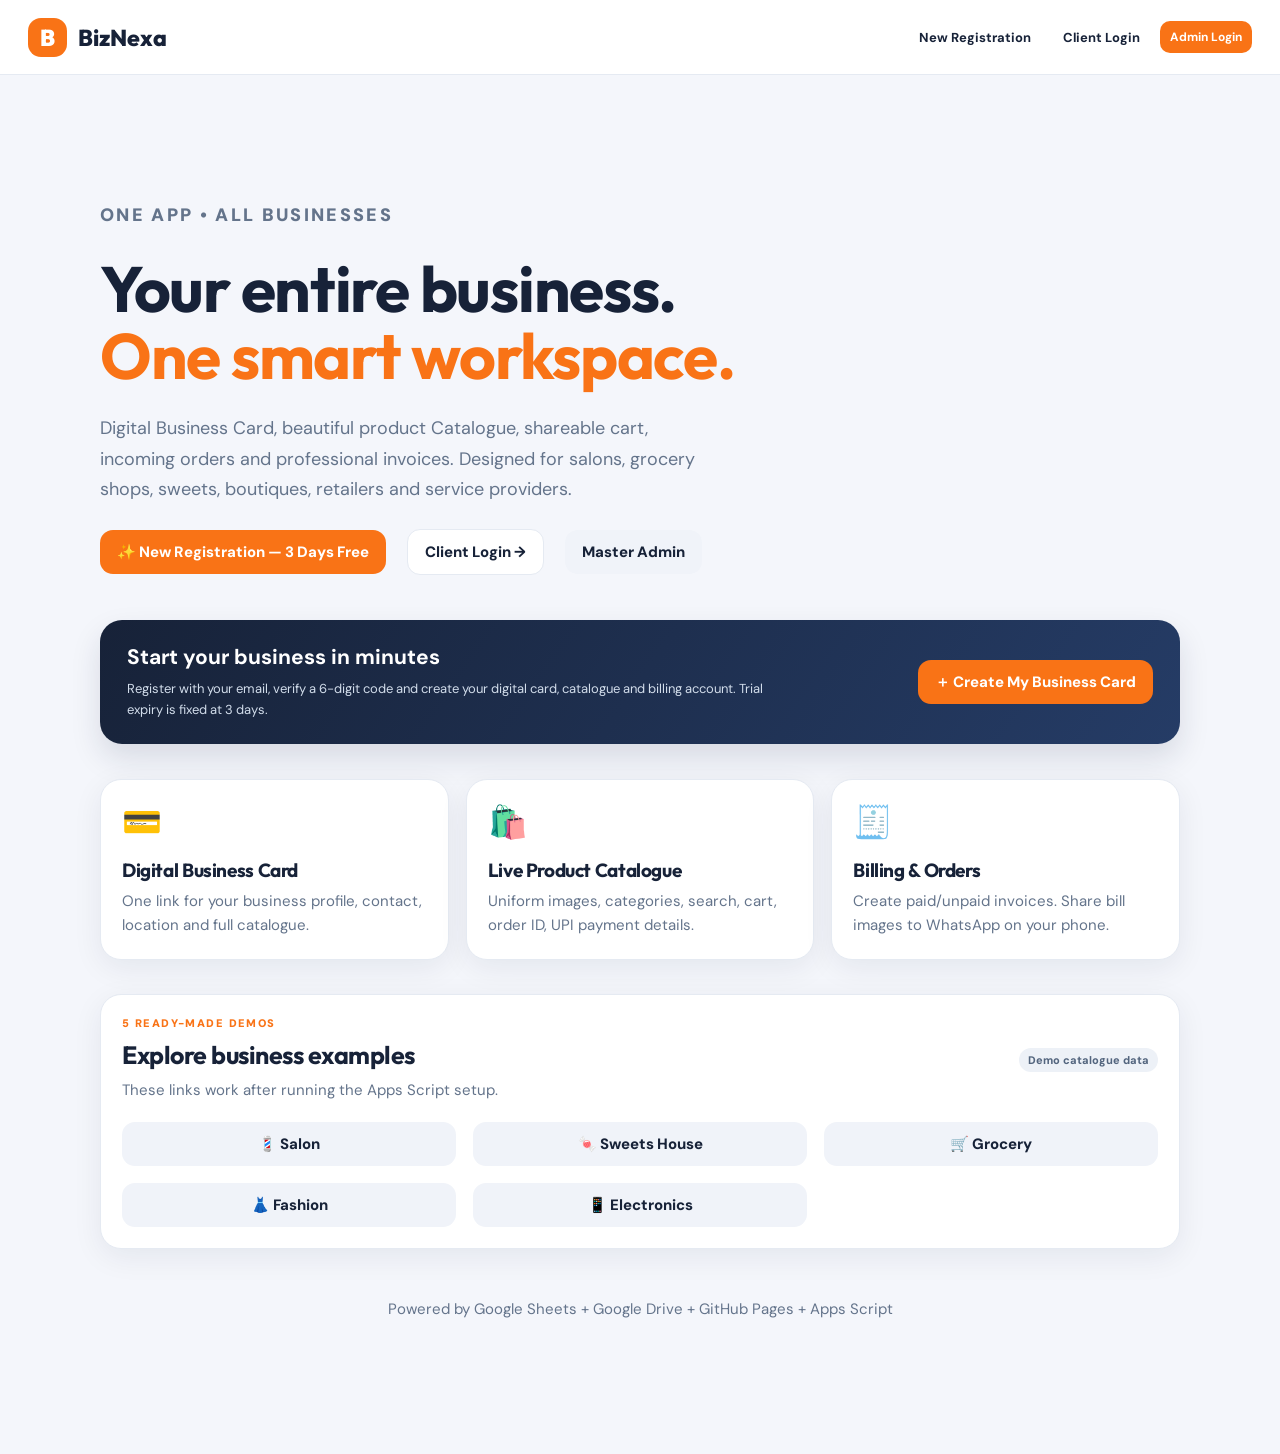
<file: index.html>
<!DOCTYPE html><html lang="en"><head><meta charset="UTF-8"><meta name="viewport" content="width=device-width,initial-scale=1,viewport-fit=cover"><meta name="theme-color" content="#f97316"><title>BizNexa — Business Card · Catalogue · Billing</title><link rel="icon" href="icon-192.png"><link rel="manifest" href="manifest.webmanifest"><link rel="stylesheet" href="style.css"></head><body>
<header class="topbar"><a href="index.html" class="brand"><span class="brandmark">B</span> BizNexa</a><div class="navlinks"><a href="register.html">New Registration</a><a href="login.html">Client Login</a><a href="admin.html" class="btn small" style="color:#fff">Admin Login</a></div></header>
<main class="container"><section class="hero"><p class="eyebrow">ONE APP • ALL BUSINESSES</p><h1>Your entire business.<br><span class="highlight">One smart workspace.</span></h1><p>Digital Business Card, beautiful product Catalogue, shareable cart, incoming orders and professional invoices. Designed for salons, grocery shops, sweets, boutiques, retailers and service providers.</p><div class="flex wrap"><a class="btn" href="register.html">✨ New Registration — 3 Days Free</a><a class="btn ghost" href="login.html">Client Login →</a><a class="btn secondary" href="admin.html">Master Admin</a></div></section>
<section class="trial-banner"><div><b>Start your business in minutes</b><p>Register with your email, verify a 6-digit code and create your digital card, catalogue and billing account. Trial expiry is fixed at 3 days.</p></div><a href="register.html" class="btn">＋ Create My Business Card</a></section>
<section class="grid3" style="margin:8px 0 34px"><div class="card"><div style="font-size:32px;margin-bottom:15px">💳</div><h3>Digital Business Card</h3><p class="subtitle">One link for your business profile, contact, location and full catalogue.</p></div><div class="card"><div style="font-size:32px;margin-bottom:15px">🛍️</div><h3>Live Product Catalogue</h3><p class="subtitle">Uniform images, categories, search, cart, order ID, UPI payment details.</p></div><div class="card"><div style="font-size:32px;margin-bottom:15px">🧾</div><h3>Billing & Orders</h3><p class="subtitle">Create paid/unpaid invoices. Share bill images to WhatsApp on your phone.</p></div></section>
<div class="card" style="margin-bottom:40px"><div class="between wrap"><div><div class="eyebrow">5 READY-MADE DEMOS</div><h2>Explore business examples</h2><p class="subtitle">These links work after running the Apps Script setup.</p></div><span class="pill">Demo catalogue data</span></div><div class="grid3" style="margin-top:19px"><a class="btn secondary" href="card.html?id=DC0001">💈 Salon</a><a class="btn secondary" href="card.html?id=DC0002">🍬 Sweets House</a><a class="btn secondary" href="card.html?id=DC0003">🛒 Grocery</a><a class="btn secondary" href="card.html?id=DC0004">👗 Fashion</a><a class="btn secondary" href="card.html?id=DC0005">📱 Electronics</a></div></div><p class="center muted" style="padding:10px 0 30px">Powered by Google Sheets + Google Drive + GitHub Pages + Apps Script</p></main>
<script src="config.js"></script><script src="shared.js"></script><script>BX.registerSW();</script></body></html>
</file>
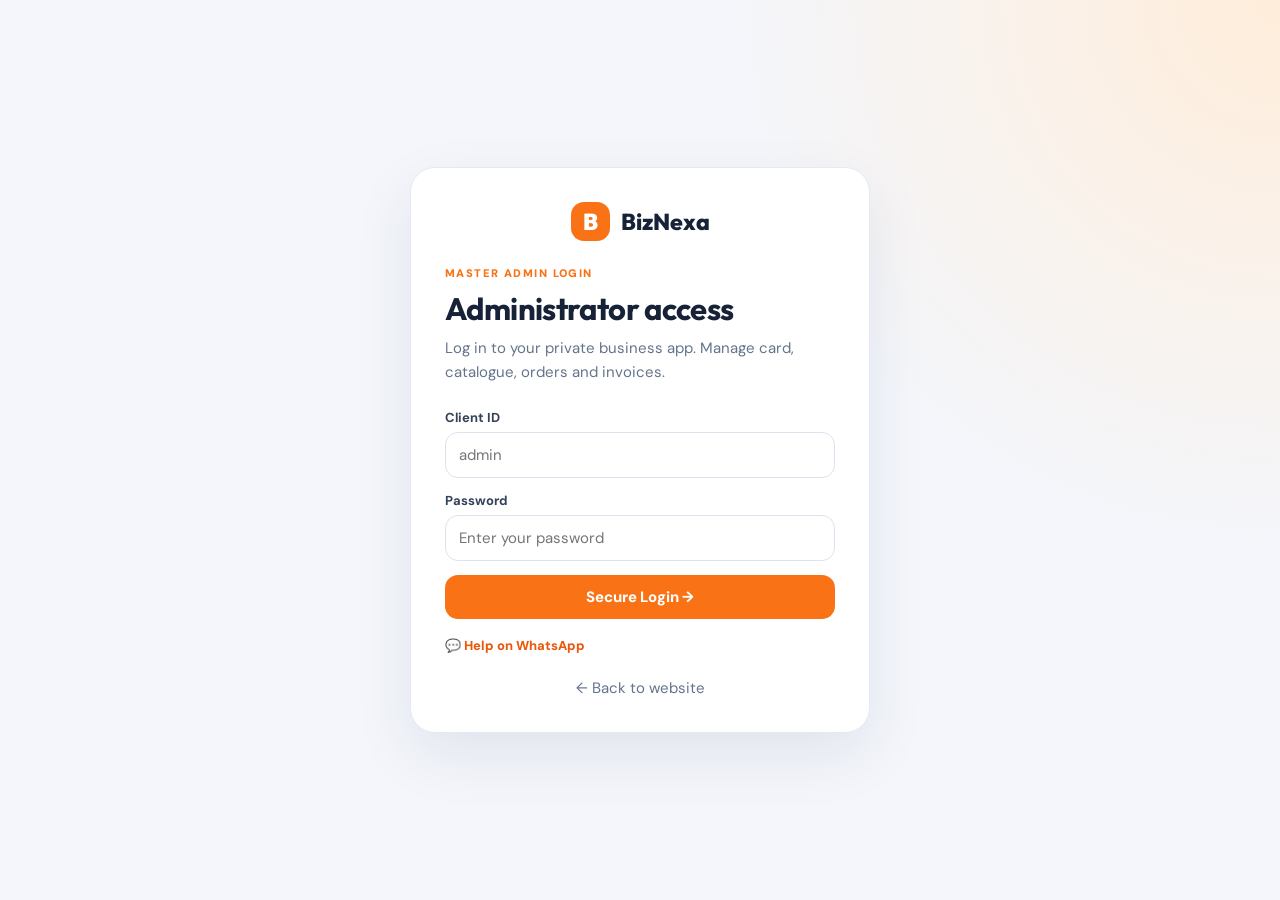
<file: admin.html>
<!DOCTYPE html><html lang="en"><head><meta charset="UTF-8"><meta name="viewport" content="width=device-width,initial-scale=1"><meta name="theme-color" content="#f97316"><title>Master Admin — BizNexa</title><link rel="manifest" href="manifest.webmanifest"><link rel="stylesheet" href="style.css"></head><body><header class="topbar"><a href="index.html" class="brand"><span class="brandmark">B</span> BizNexa <small class="muted">MASTER</small></a><nav class="navlinks"><a href="index.html" class="hide-mobile">Website</a><button id="signout" class="btn small ghost">Logout</button></nav></header><main class="container"><div class="page-title"><div><div class="eyebrow">MASTER ADMINISTRATOR</div><h1>Client Management</h1><p class="subtitle">Create, activate, renew and manage every business from your phone.</p></div><button id="create-client" class="btn">＋ New Client</button></div><section id="admin-main"><div class="loading"><div class="spinner"></div></div></section></main><script src="config.js"></script><script src="shared.js"></script><script src="admin.js"></script></body></html>
</file>
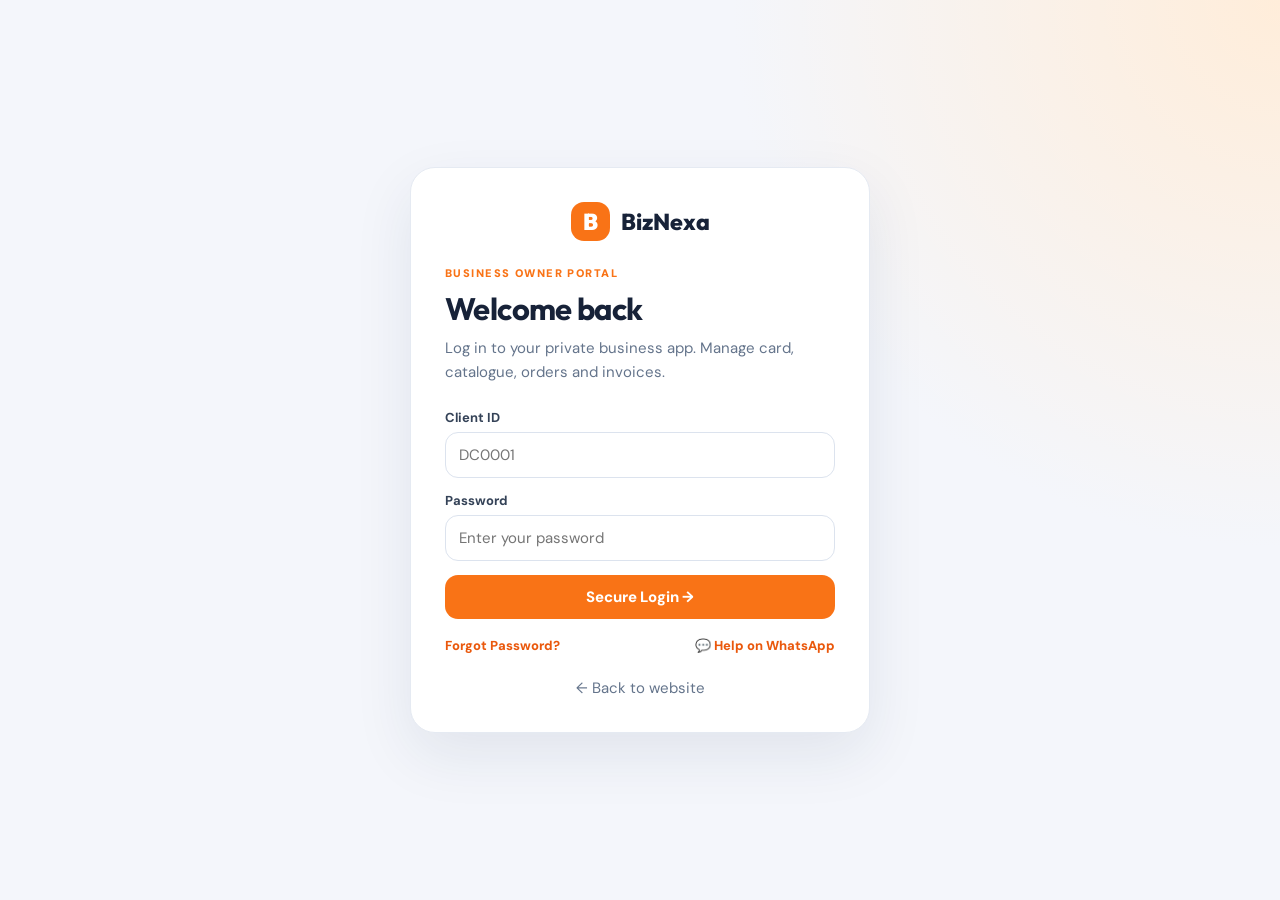
<file: app.html>
<!DOCTYPE html><html lang="en"><head><meta charset="UTF-8"><meta name="viewport" content="width=device-width,initial-scale=1,viewport-fit=cover"><meta name="theme-color" content="#f97316"><title>My Business — BizNexa</title><link rel="manifest" href="manifest.webmanifest"><link rel="stylesheet" href="style.css"></head><body><header class="topbar"><a href="index.html" class="brand"><span class="brandmark">B</span> BizNexa</a><div class="navlinks"><span class="pill" id="header-id">Client</span><button class="btn small ghost" id="logout">Logout</button></div></header><main class="container" style="max-width:1000px"><section id="client-root"><div class="loading"><div class="spinner"></div><p>Opening business workspace…</p></div></section></main><nav class="footnav" id="footnav"><button data-go="home"><span>🏠</span>Home</button><button data-go="business"><span>🏬</span>Business</button><button data-go="products"><span>🛍️</span>Catalogue</button><button data-go="billing"><span>🧾</span>Billing</button><button data-go="orders"><span>📥</span>Orders</button></nav><script src="config.js"></script><script src="shared.js"></script><script src="client.js"></script></body></html>
</file>
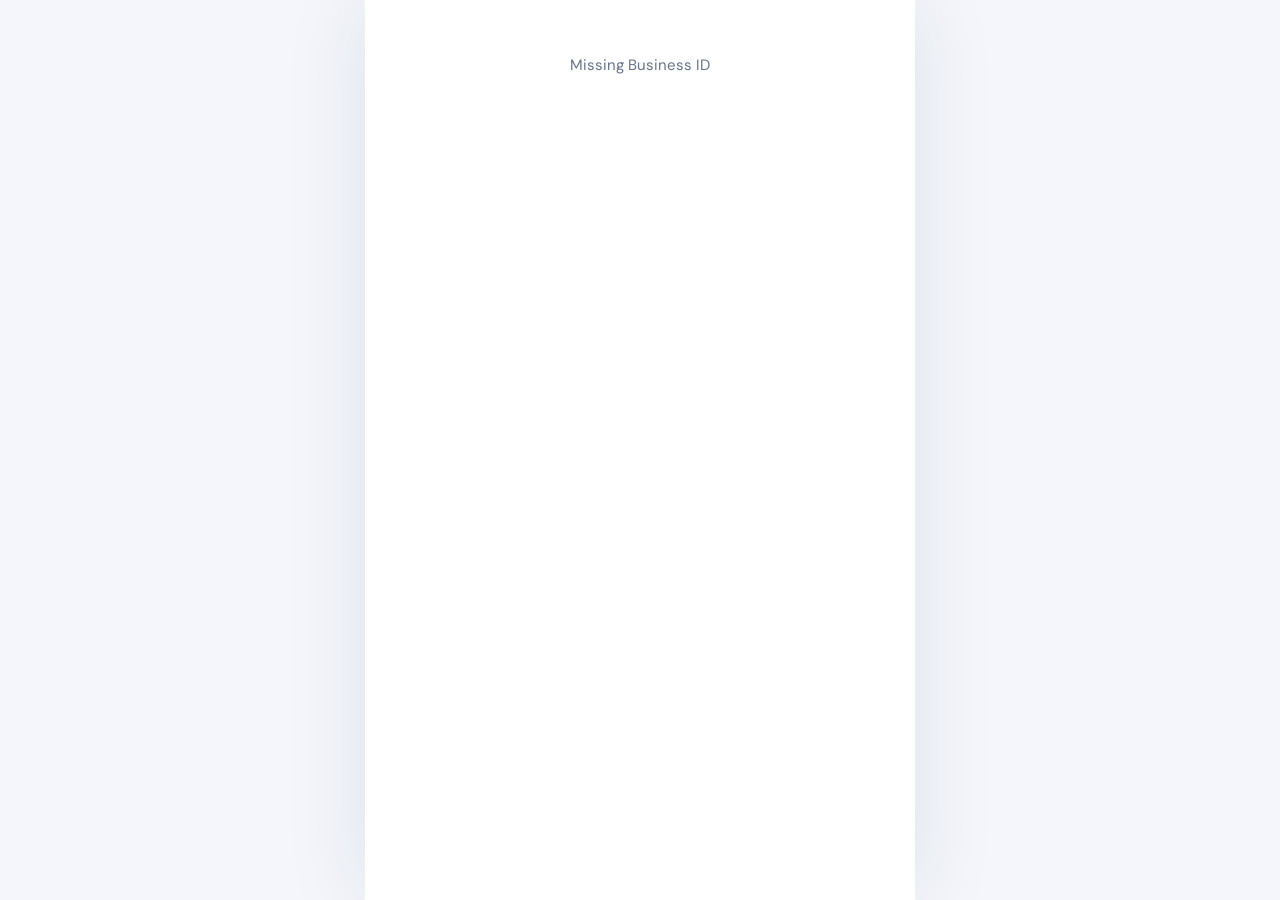
<file: card.html>
<!DOCTYPE html><html lang="en"><head><meta charset="UTF-8"><meta name="viewport" content="width=device-width,initial-scale=1,viewport-fit=cover"><meta name="theme-color" content="#f97316"><title>Digital Business Card — BizNexa</title><link rel="manifest" href="manifest.webmanifest"><link rel="stylesheet" href="style.css"></head><body><main class="business-shell" id="public-root"><div class="loading"><div class="spinner"></div></div></main><script src="config.js"></script><script src="shared.js"></script><script src="public.js"></script></body></html>
</file>
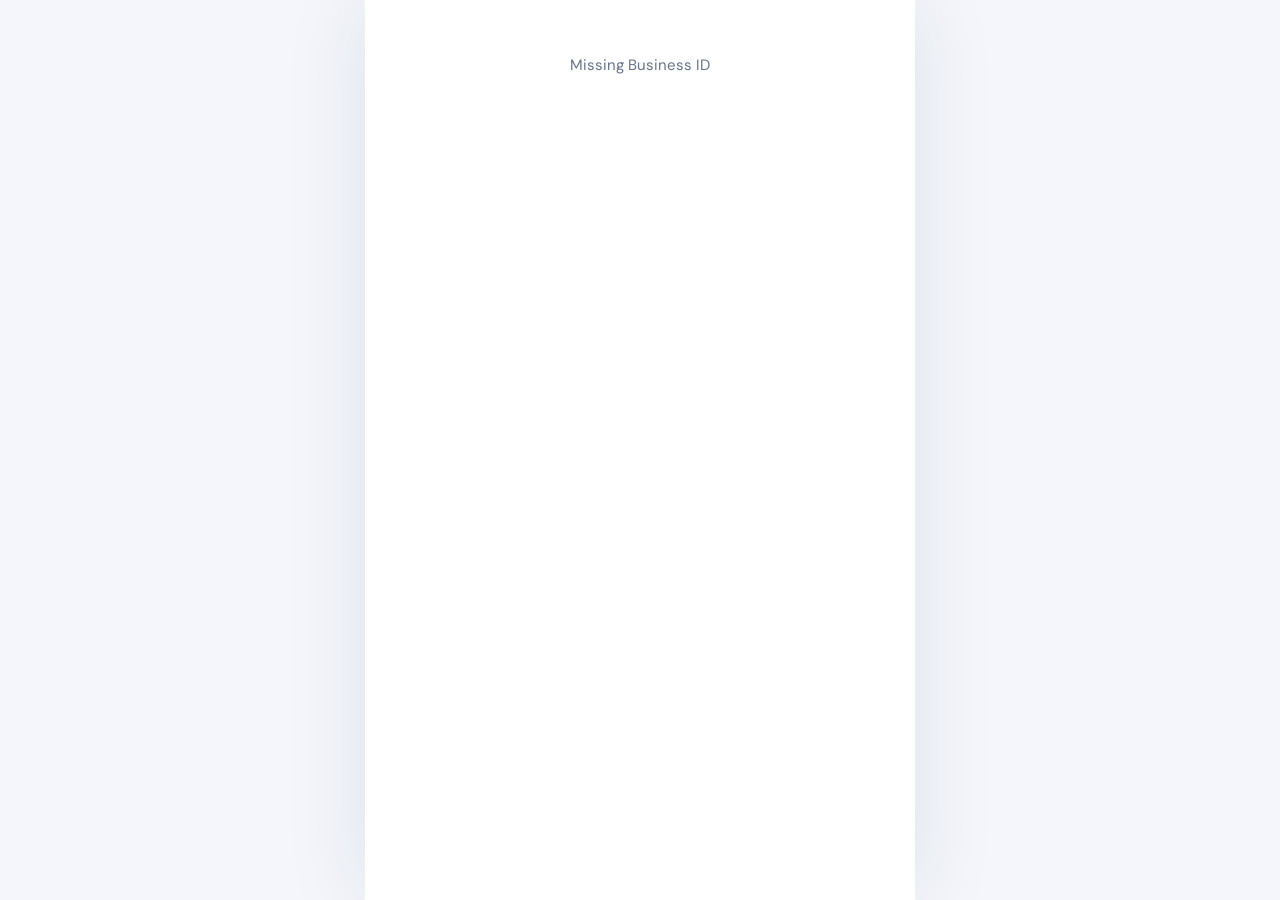
<file: catalog.html>
<!DOCTYPE html><html lang="en"><head><meta charset="UTF-8"><meta name="viewport" content="width=device-width,initial-scale=1,viewport-fit=cover"><meta name="theme-color" content="#f97316"><title>Product Catalogue — BizNexa</title><link rel="manifest" href="manifest.webmanifest"><link rel="stylesheet" href="style.css"></head><body><main class="business-shell" id="public-root"><div class="loading"><div class="spinner"></div></div></main><script src="config.js"></script><script src="shared.js"></script><script src="public.js"></script></body></html>
</file>
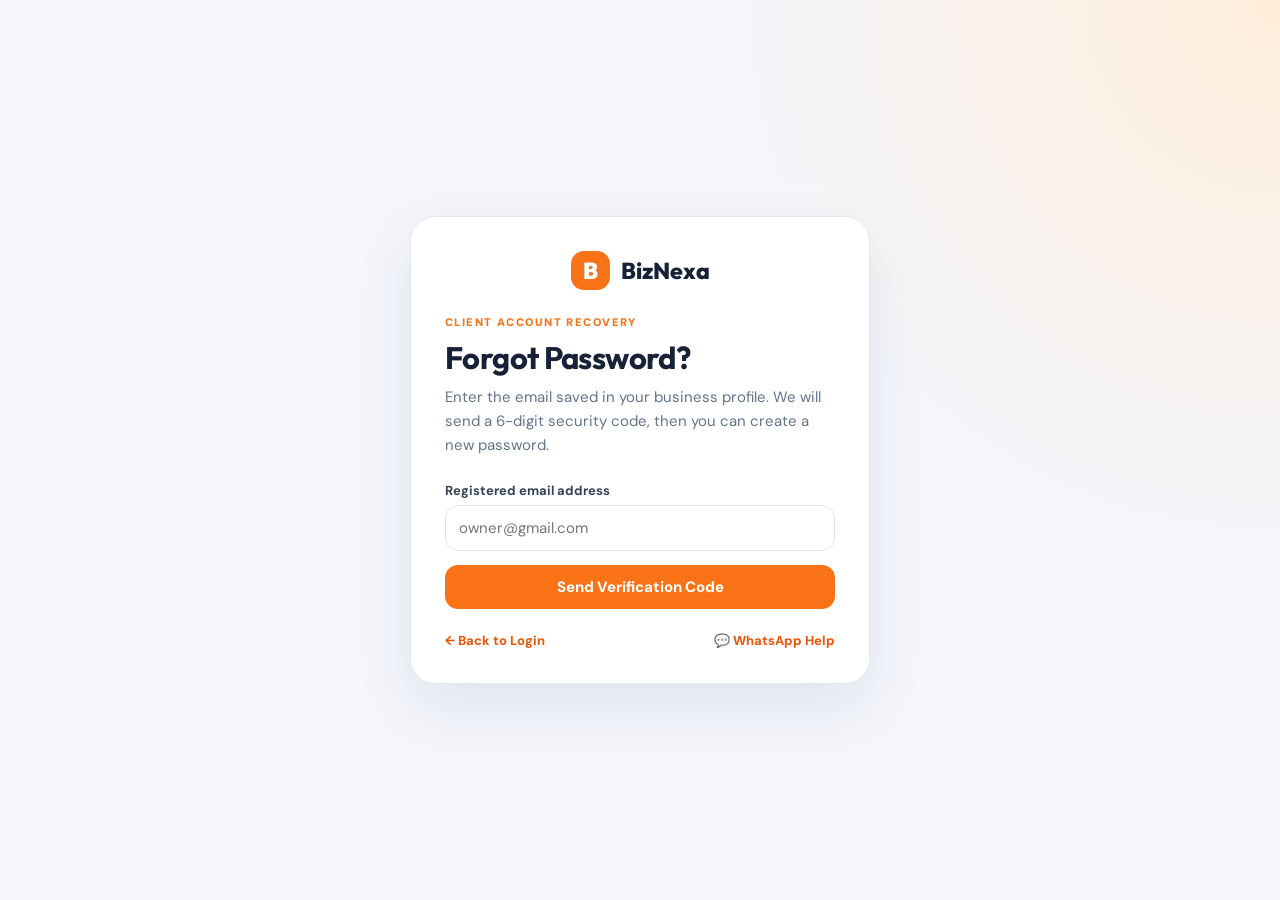
<file: forgot.html>
<!DOCTYPE html><html lang="en"><head><meta charset="UTF-8"><meta name="viewport" content="width=device-width,initial-scale=1,viewport-fit=cover"><meta name="theme-color" content="#f97316"><title>Forgot Password — BizNexa</title><link rel="stylesheet" href="style.css"></head><body class="login-bg"><main class="login-card"><a class="brand" href="index.html"><span class="brandmark">B</span> BizNexa</a><div class="eyebrow">CLIENT ACCOUNT RECOVERY</div><h1>Forgot Password?</h1><p>Enter the email saved in your business profile. We will send a 6-digit security code, then you can create a new password.</p>
<form id="request-reset-form"><div class="formfield"><label for="recovery-email">Registered email address</label><input id="recovery-email" type="email" required autocomplete="email" maxlength="120" placeholder="owner@gmail.com"></div><button class="btn wide" type="submit" id="send-reset-code">Send Verification Code</button></form>
<form id="finish-reset-form" class="hide"><p class="subtitle" style="margin-bottom:19px">Enter the code received at <b id="reset-email-display"></b> (valid for 10 minutes).</p><div class="formfield"><label for="recovery-code">6-digit verification code</label><input id="recovery-code" required inputmode="numeric" pattern="[0-9]{6}" maxlength="6" autocomplete="one-time-code" placeholder="000000"></div><div class="formfield"><label for="recovery-password">New Password</label><input id="recovery-password" required type="password" minlength="10" maxlength="100" autocomplete="new-password" placeholder="10+ characters, letters and numbers"></div><div class="formfield"><label for="recovery-confirm">Confirm New Password</label><input id="recovery-confirm" required type="password" minlength="10" maxlength="100" autocomplete="new-password" placeholder="Re-enter new password"></div><button class="btn wide" id="finish-reset-btn" type="submit">Verify Code &amp; Change Password</button><button id="reset-back" type="button" class="btn ghost wide" style="margin-top:12px">← Change Email / Request New Code</button></form>
<div id="reset-success" class="hide"><div class="success-icon">✓</div><h2>Password Changed</h2><p class="subtitle">Your password has been changed and existing sessions have been invalidated. Sign in with your Client ID and new password.</p><div class="credentials"><b>Client ID</b><strong id="recovered-id"></strong></div><div id="reset-warning" class="quick"></div><a class="btn wide" href="login.html" style="margin-top:18px" id="reset-login-link">Open Client Login →</a></div>
<div class="auth-options" style="margin-top:23px"><a href="login.html">← Back to Login</a><a href="https://wa.me/917705845045?text=Hello%2C%20I%20need%20help%20resetting%20my%20BizNexa%20password." target="_blank" rel="noopener noreferrer">💬 WhatsApp Help</a></div></main><script src="config.js"></script><script src="shared.js"></script><script src="forgot.js"></script></body></html>
</file>
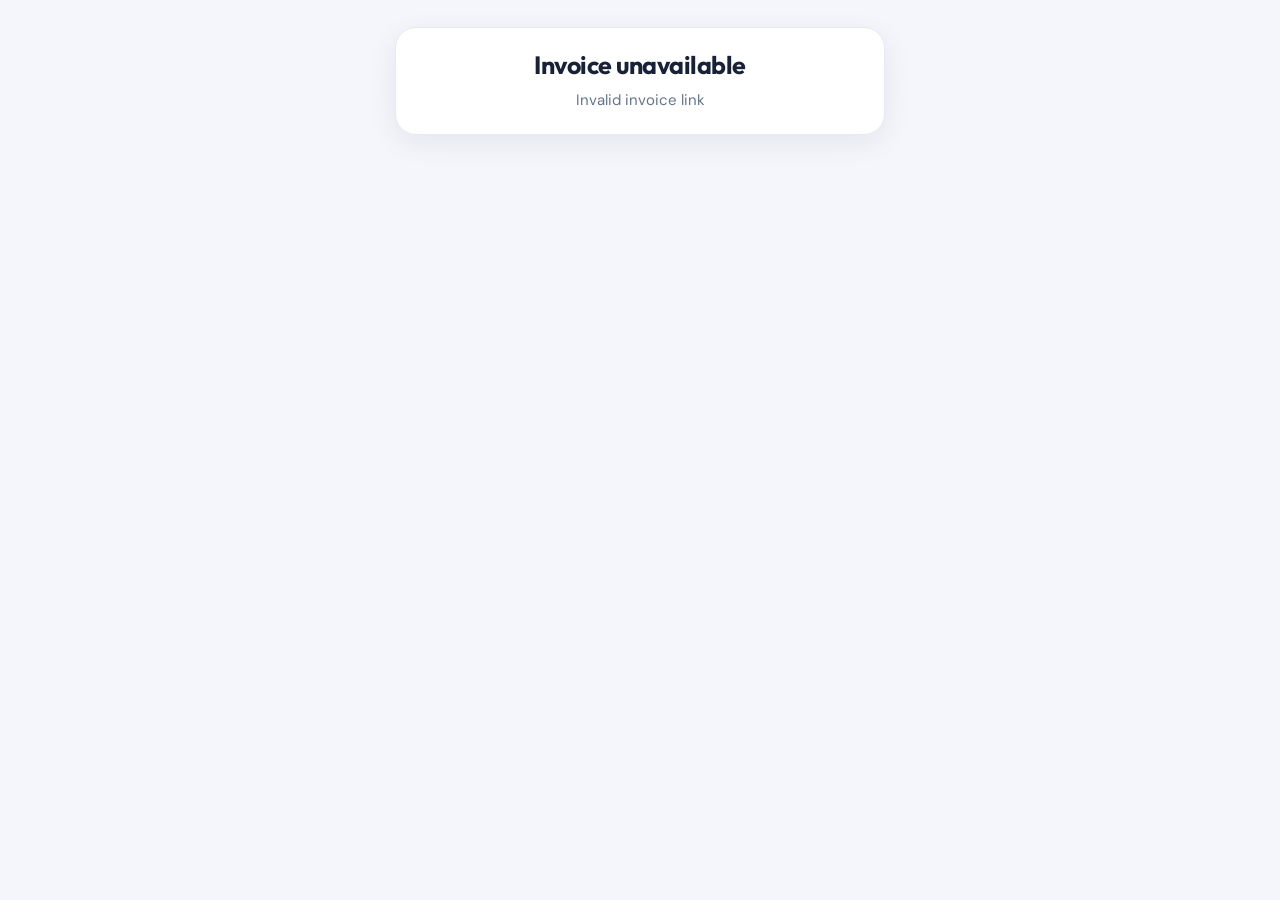
<file: invoice.html>
<!DOCTYPE html><html lang="en"><head><meta charset="UTF-8"><meta name="viewport" content="width=device-width,initial-scale=1,viewport-fit=cover"><meta name="theme-color" content="#f97316"><title>Invoice — BizNexa</title><link rel="stylesheet" href="style.css"></head><body><main class="container narrow" id="invoice-main"><div class="loading"><div class="spinner"></div><p>Loading invoice…</p></div></main><script src="config.js"></script><script src="shared.js"></script><script src="invoice.js"></script></body></html>
</file>
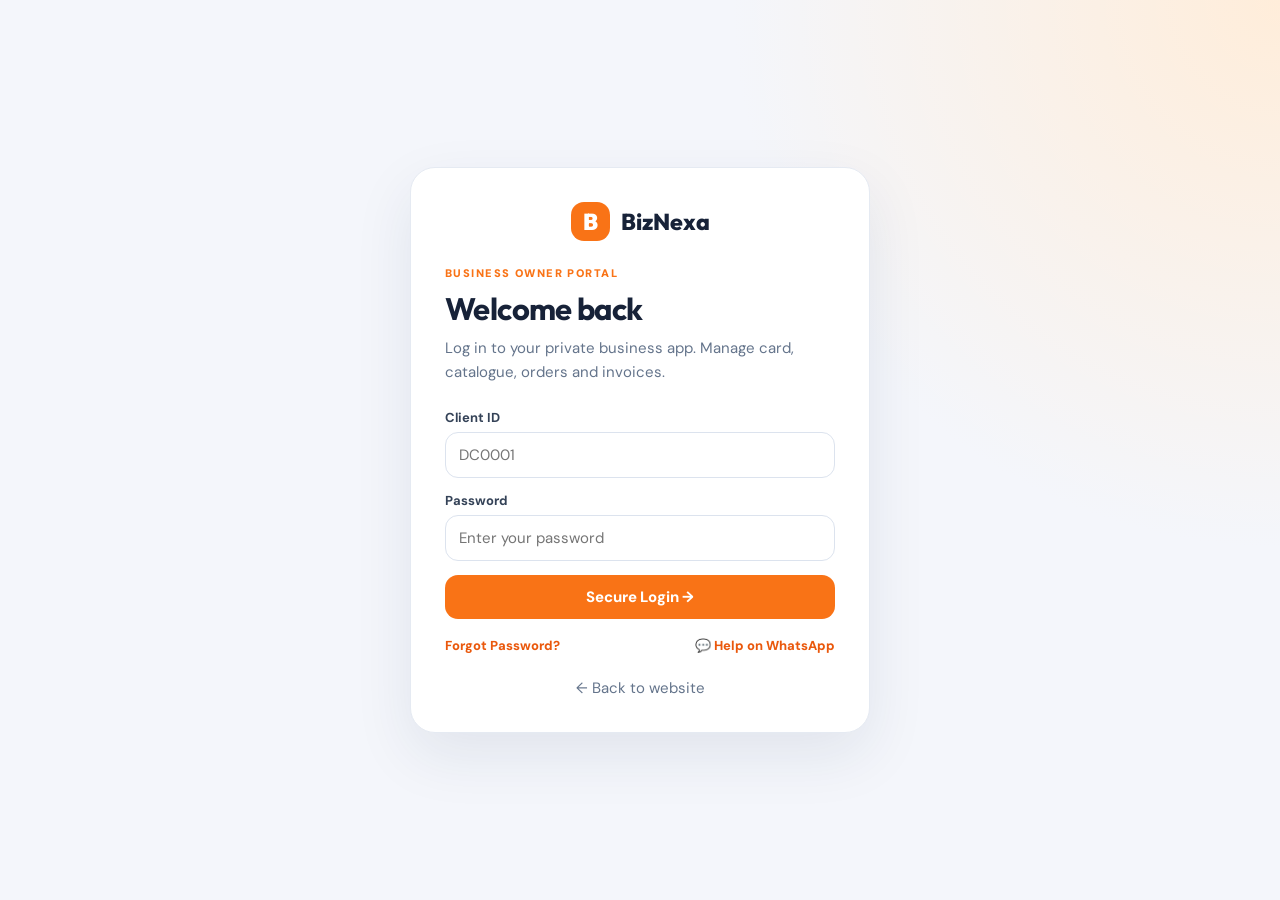
<file: login.html>
<!DOCTYPE html><html lang="en"><head><meta charset="UTF-8"><meta name="viewport" content="width=device-width,initial-scale=1"><meta name="theme-color" content="#f97316"><title>Client Login — BizNexa</title><link rel="manifest" href="manifest.webmanifest"><link rel="stylesheet" href="style.css"></head><body class="login-bg"><div class="login-card"><a class="brand" href="index.html"><span class="brandmark">B</span> BizNexa</a><div class="eyebrow" id="role-label">BUSINESS OWNER PORTAL</div><h1 id="login-heading">Welcome back</h1><p>Log in to your private business app. Manage card, catalogue, orders and invoices.</p><form id="login-form"><div class="formfield"><label for="id">Client ID</label><input id="id" name="id" placeholder="DC0001" required autocomplete="username"></div><div class="formfield"><label for="password">Password</label><input id="password" name="password" type="password" placeholder="Enter your password" required autocomplete="current-password"></div><button class="btn wide" type="submit" id="login-btn">Secure Login →</button><div class="auth-options" id="client-assistance"><a href="forgot.html" id="forgot-link">Forgot Password?</a><a id="help-wa" href="https://wa.me/917705845045?text=Hello%2C%20I%20need%20help%20with%20my%20BizNexa%20account." target="_blank" rel="noopener noreferrer">💬 Help on WhatsApp</a></div></form><div class="center" style="margin-top:24px"><a class="muted" href="index.html">← Back to website</a></div></div><script src="config.js"></script><script src="shared.js"></script><script src="login.js"></script></body></html>
</file>
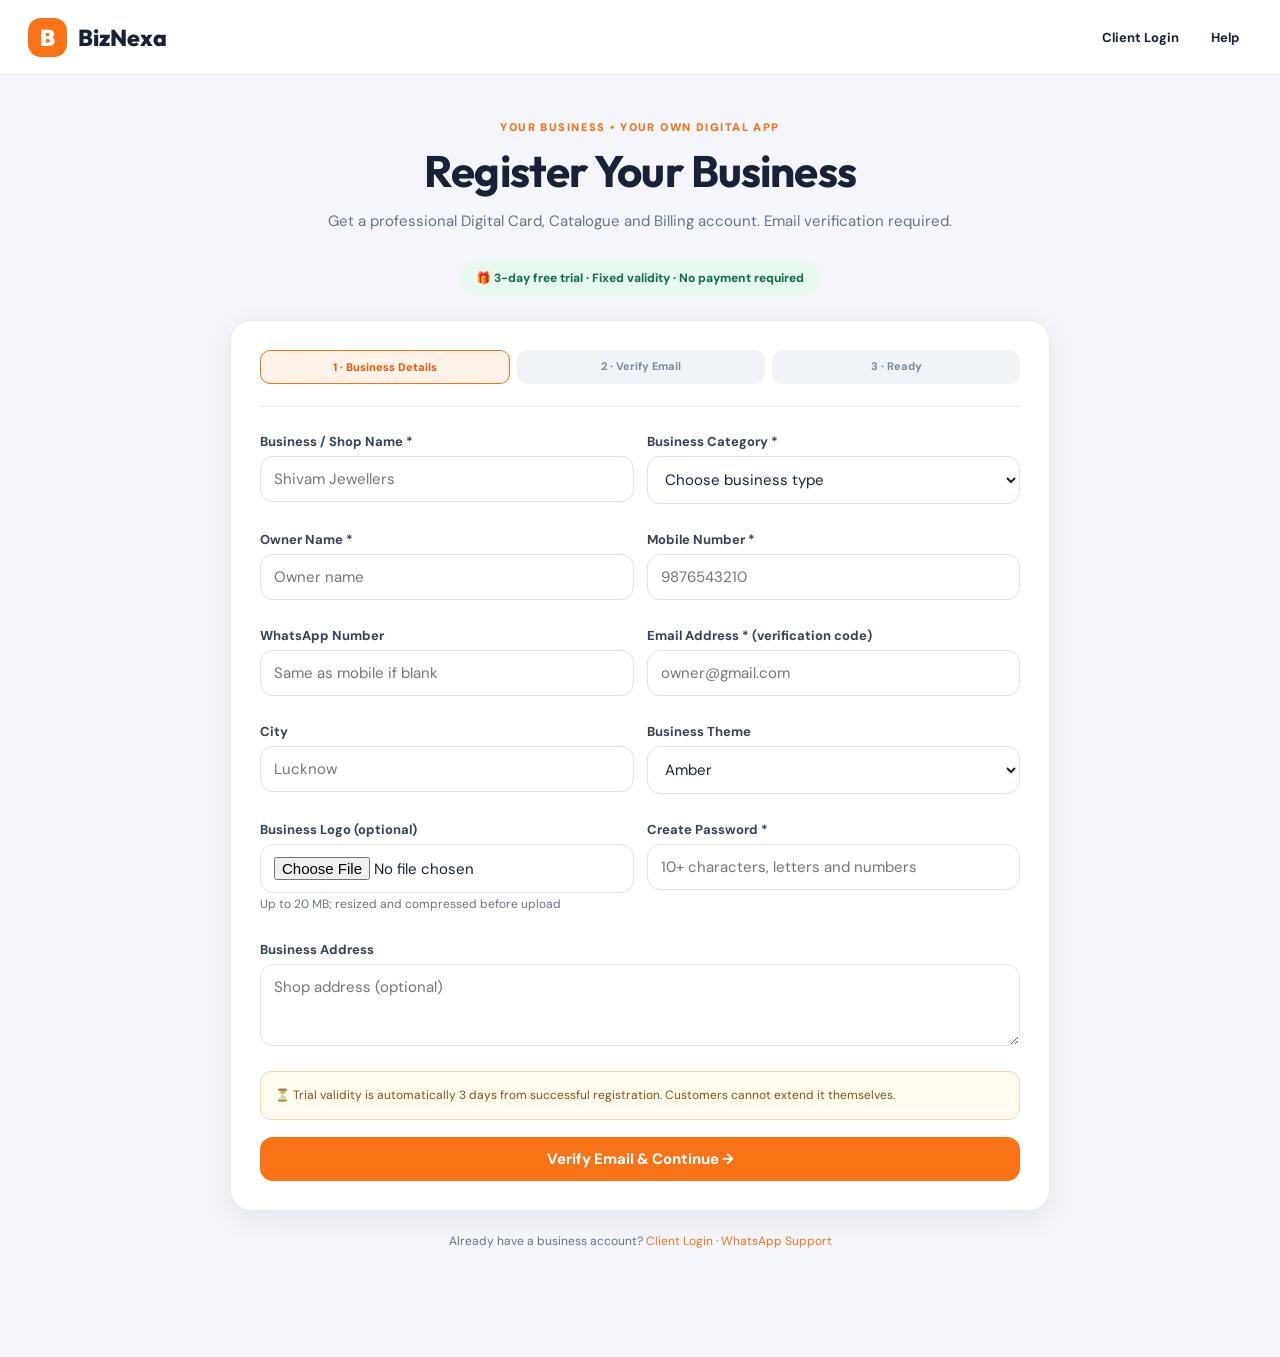
<file: register.html>
<!DOCTYPE html><html lang="en"><head><meta charset="UTF-8"><meta name="viewport" content="width=device-width,initial-scale=1,viewport-fit=cover"><meta name="theme-color" content="#f97316"><title>New Business Registration — BizNexa</title><link rel="manifest" href="manifest.webmanifest"><link rel="stylesheet" href="style.css"></head>
<body><header class="topbar"><a href="index.html" class="brand"><span class="brandmark">B</span> BizNexa</a><div class="navlinks"><a href="login.html">Client Login</a><a href="https://wa.me/917705845045?text=Hello%2C%20I%20need%20help%20registering%20for%20BizNexa" target="_blank" rel="noopener noreferrer">Help</a></div></header>
<main class="container"><section class="register-head"><div class="eyebrow">YOUR BUSINESS • YOUR OWN DIGITAL APP</div><h1>Register Your Business</h1><p class="subtitle">Get a professional Digital Card, Catalogue and Billing account. Email verification required.</p><div class="trial-pill">🎁 3-day free trial · Fixed validity · No payment required</div></section>
<section id="register-section" class="card register-card"><div class="steps"><span class="step active" id="step-start">1 · Business Details</span><span class="step" id="step-verify">2 · Verify Email</span><span class="step" id="step-done">3 · Ready</span></div>
<form id="register-form"><div class="two-col">
<div class="formfield"><label for="reg-business">Business / Shop Name *</label><input id="reg-business" name="business" required minlength="2" maxlength="130" placeholder="Shivam Jewellers"></div>
<div class="formfield"><label for="reg-category">Business Category *</label><select id="reg-category" name="category" required><option value="">Choose business type</option><option>Jewellery</option><option>Salon &amp; Beauty</option><option>Sweets &amp; Halwai</option><option>Grocery</option><option>Fashion &amp; Garments</option><option>Restaurant &amp; Cafe</option><option>Electronics</option><option>Medical &amp; Pharmacy</option><option>Education</option><option>Repair &amp; Services</option><option>Freelancer</option><option>Other Business</option></select></div>
<div class="formfield"><label for="reg-owner">Owner Name *</label><input id="reg-owner" name="owner" required minlength="2" maxlength="120" autocomplete="name" placeholder="Owner name"></div>
<div class="formfield"><label for="reg-mobile">Mobile Number *</label><input id="reg-mobile" name="mobile" required type="tel" inputmode="tel" minlength="10" maxlength="17" placeholder="9876543210" autocomplete="tel"></div>
<div class="formfield"><label for="reg-wa">WhatsApp Number</label><input id="reg-wa" name="whatsapp" type="tel" inputmode="tel" placeholder="Same as mobile if blank"></div>
<div class="formfield"><label for="reg-email">Email Address * (verification code)</label><input id="reg-email" name="email" type="email" required maxlength="120" autocomplete="email" placeholder="owner@gmail.com"></div>
<div class="formfield"><label for="reg-city">City</label><input id="reg-city" name="city" maxlength="100" placeholder="Lucknow"></div>
<div class="formfield"><label for="reg-theme">Business Theme</label><select id="reg-theme" name="theme"><option value="amber">Amber</option><option value="ocean">Ocean</option><option value="emerald">Emerald</option><option value="rose">Rose</option><option value="slate">Slate</option><option value="violet">Violet</option><option value="royal">Royal</option><option value="crimson">Crimson</option><option value="mint">Mint</option><option value="midnight">Midnight</option></select></div>
<div class="formfield"><label for="reg-logo">Business Logo (optional)</label><input id="reg-logo" type="file" accept="image/jpeg,image/png,image/webp"><small class="quick">Up to 20 MB; resized and compressed before upload</small></div>
<div class="formfield"><label for="reg-password">Create Password *</label><input id="reg-password" name="password" type="password" required minlength="10" maxlength="100" autocomplete="new-password" placeholder="10+ characters, letters and numbers"></div>
<div class="formfield full"><label for="reg-address">Business Address</label><textarea id="reg-address" name="address" maxlength="230" placeholder="Shop address (optional)"></textarea></div>
</div><div class="honeypot" aria-hidden="true"><label>Website<input id="reg-honeypot" name="website" tabindex="-1" autocomplete="off"></label></div><div class="fixed-trial">⏳ Trial validity is automatically 3 days from successful registration. Customers cannot extend it themselves.</div><button type="submit" id="request-code" class="btn wide">Verify Email &amp; Continue →</button></form>
<div id="verification-panel" class="hide"><h2>📩 Verify your email</h2><p class="subtitle">A 6-digit verification code has been sent to <b id="verify-address"></b>. Enter it within 10 minutes.</p><form id="otp-form" style="margin-top:20px"><div class="formfield"><label for="reg-code">Email verification code</label><input id="reg-code" inputmode="numeric" pattern="[0-9]{6}" maxlength="6" autocomplete="one-time-code" placeholder="000000" required></div><button class="btn wide" id="create-registration" type="submit">Create My Business Account</button><button type="button" class="btn ghost wide" id="back-registration" style="margin-top:12px">← Edit Details / Send Code Again</button></form></div>
<div id="registration-success" class="hide"><div class="success-icon">✓</div><h2>Business Account Ready!</h2><p class="subtitle">Your client ID and public card are ready. Save these details before leaving.</p><div class="credentials"><b>Client ID</b><strong id="reg-client-id"></strong><b>Valid Until</b><span id="reg-expiry"></span></div><div id="reg-notice" class="quick"></div><div class="stack" style="margin-top:20px"><a class="btn" href="login.html" id="reg-login">Open Client Login →</a><a class="btn secondary" id="reg-card" href="#" target="_blank" rel="noopener">View My Digital Card</a><button class="btn ghost" id="reg-copy" type="button">Copy Login Details</button></div></div>
</section><p class="center quick" style="margin-top:20px">Already have a business account? <a href="login.html" class="accent">Client Login</a> · <a href="https://wa.me/917705845045" class="accent" target="_blank" rel="noopener">WhatsApp Support</a></p></main><script src="config.js"></script><script src="shared.js"></script><script src="register.js"></script></body></html>
</file>
<file: style.css>
@import url('https://fonts.googleapis.com/css2?family=DM+Sans:wght@400;500;600;700;800&family=Outfit:wght@400;500;600;700;800&display=swap');
:root{--accent:#f97316;--accent-deep:#ea580c;--ink:#172238;--muted:#64748b;--bg:#f4f6fb;--card:#fff;--line:#e5eaf2;--shadow:0 8px 30px rgba(20,35,60,.07);--light:#fff3e9;--hero-gradient:linear-gradient(125deg,#c2410c,#fb923c);--profile-radius:20px;--avatar-radius:19px;--hero-height:207px}

:root[data-theme=ocean]{--accent:#0e81bc;--accent-deep:#056393;--light:#e6f5ff;--hero-gradient:linear-gradient(145deg,#003b72,#0ea5e9);--profile-radius:27px;--avatar-radius:27px;--hero-height:223px}
:root[data-theme=emerald]{--accent:#059669;--accent-deep:#047857;--light:#e5fff3;--hero-gradient:linear-gradient(110deg,#064e3b,#34d399);--profile-radius:12px;--avatar-radius:50%;--hero-height:190px}
:root[data-theme=rose]{--accent:#df4d83;--accent-deep:#be2861;--light:#fff0f6;--hero-gradient:linear-gradient(140deg,#881337,#fb7185);--profile-radius:30px;--avatar-radius:50%;--hero-height:228px}
:root[data-theme=slate]{--accent:#475569;--accent-deep:#1e293b;--light:#eff3f8;--hero-gradient:linear-gradient(125deg,#0f172a,#64748b);--profile-radius:5px;--avatar-radius:9px;--hero-height:185px}
:root[data-theme=violet]{--accent:#8455d7;--accent-deep:#6d36bd;--light:#f4edff;--hero-gradient:linear-gradient(145deg,#4c1d95,#c084fc);--profile-radius:30px;--avatar-radius:50%;--hero-height:224px}
:root[data-theme=royal]{--accent:#2948b9;--accent-deep:#17276f;--light:#ecf0ff;--hero-gradient:linear-gradient(115deg,#121957,#304fd5 74%,#cbb16c);--profile-radius:8px;--avatar-radius:8px;--hero-height:240px}
:root[data-theme=crimson]{--accent:#cf3046;--accent-deep:#901c32;--light:#fff0ef;--hero-gradient:linear-gradient(135deg,#570a20,#ec5a53);--profile-radius:15px;--avatar-radius:50%;--hero-height:216px}
:root[data-theme=mint]{--accent:#078c85;--accent-deep:#046761;--light:#e5faf5;--hero-gradient:linear-gradient(135deg,#0d6d66,#8ce4c8);--profile-radius:33px;--avatar-radius:24px;--hero-height:194px}
:root[data-theme=midnight]{--accent:#1b728c;--accent-deep:#105369;--light:#e8f7fa;--hero-gradient:linear-gradient(130deg,#070e26,#193d5d 65%,#09a0b4);--profile-radius:7px;--avatar-radius:7px;--hero-height:245px}
*{box-sizing:border-box}html{scroll-behavior:smooth}body{margin:0;background:var(--bg);color:var(--ink);font:15px 'DM Sans',system-ui,-apple-system,sans-serif}h1,h2,h3,h4,p{margin:0}h1,h2,h3,h4{font-family:'Outfit','DM Sans',sans-serif;letter-spacing:-.02em}h1{font-size:35px}h2{font-size:25px}h3{font-size:19px}small{font-size:12px}a{color:inherit;text-decoration:none}button,input,select,textarea{font:inherit}button{cursor:pointer}button:disabled{opacity:.52;cursor:not-allowed}input,select,textarea{background:#fff;border:1px solid #dce3ee;border-radius:13px;padding:12px 13px;width:100%;color:var(--ink);outline:none}textarea{min-height:82px;resize:vertical}input:focus,select:focus,textarea:focus{border-color:var(--accent);box-shadow:0 0 0 3px var(--light)}label{display:block;margin-bottom:6px;color:#344257;font-size:13px;font-weight:700}.formfield{margin-bottom:14px}.two-col{display:grid;grid-template-columns:repeat(2,minmax(0,1fr));gap:13px}.three-col{display:grid;grid-template-columns:repeat(3,minmax(0,1fr));gap:13px}.full{grid-column:1/-1}.btn{border:0;display:inline-flex;justify-content:center;align-items:center;gap:8px;padding:12px 17px;border-radius:13px;background:var(--accent);color:#fff;font-weight:800;text-align:center;transition:.15s;white-space:nowrap}.btn:hover{filter:brightness(.96);transform:translateY(-1px)}.btn.secondary{color:var(--ink);background:#f0f3f9}.btn.ghost{border:1px solid var(--line);background:#fff;color:var(--ink)}.btn.outline{background:transparent;color:var(--accent);border:1px solid var(--accent)}.btn.danger{background:#fce8e8;color:#ba3333}.btn.green{background:#16a34a}.btn.small{font-size:12px;padding:8px 10px;border-radius:10px}.btn.wide{width:100%}.pill{display:inline-flex;align-items:center;border-radius:40px;padding:5px 9px;background:#edf1f7;color:#53657e;font-size:11px;font-weight:800}.pill.good{background:#e0f6e9;color:#0b8a56}.pill.bad{background:#fee7e7;color:#b53333}.pill.warn{background:#fff0db;color:#ae7013}.muted{color:var(--muted)}.accent{color:var(--accent)}.hide{display:none!important}.container{max-width:1120px;margin:0 auto;padding:27px 20px 105px}.narrow{max-width:530px;margin:auto}.card{background:var(--card);border:1px solid var(--line);border-radius:21px;padding:21px;box-shadow:var(--shadow)}.stack{display:flex;flex-direction:column;gap:15px}.flex{display:flex;gap:12px;align-items:center}.between{display:flex;justify-content:space-between;align-items:center;gap:12px}.wrap{flex-wrap:wrap}.topbar{height:75px;display:flex;align-items:center;justify-content:space-between;padding:0 28px;background:rgba(255,255,255,.93);border-bottom:1px solid var(--line);position:sticky;top:0;z-index:20;backdrop-filter:blur(12px)}.brand{display:flex;align-items:center;gap:11px;font-family:Outfit;font-size:23px;font-weight:800}.brandmark{height:39px;width:39px;display:grid;place-items:center;border-radius:13px;background:var(--accent);color:#fff;font-weight:900}.navlinks{display:flex;gap:8px;align-items:center}.navlinks a{font-size:13px;font-weight:700;padding:9px 12px;border-radius:10px}.navlinks a:hover{background:#f2f5fa}.page-title{display:flex;justify-content:space-between;align-items:flex-end;gap:16px;margin-bottom:23px}.eyebrow{text-transform:uppercase;letter-spacing:.13em;font-size:11px;color:var(--accent);font-weight:900;margin-bottom:9px}.subtitle{color:var(--muted);line-height:1.65;margin-top:7px}.grid2{display:grid;grid-template-columns:repeat(2,minmax(0,1fr));gap:17px}.grid3{display:grid;grid-template-columns:repeat(3,minmax(0,1fr));gap:17px}.grid4{display:grid;grid-template-columns:repeat(4,minmax(0,1fr));gap:14px}.metric{padding:20px;background:white;border:1px solid var(--line);border-radius:18px}.metric strong{display:block;font:800 31px Outfit;margin:8px 0 4px}.metric span{font-size:12px;color:var(--muted)}.section-head{display:flex;justify-content:space-between;align-items:center;gap:12px;margin-bottom:16px}.section-head p{color:var(--muted);font-size:13px;margin-top:5px}.tabs{display:flex;flex-wrap:wrap;gap:8px;margin-bottom:19px}.tab{padding:10px 15px;border:1px solid var(--line);background:white;border-radius:13px;color:#526174;font-weight:800;font-size:13px}.tab.active{color:#fff;background:var(--ink);border-color:var(--ink)}.table-wrap{overflow:auto;border-radius:14px;border:1px solid var(--line)}table{width:100%;border-collapse:collapse;white-space:nowrap;background:#fff}th{background:#f3f6fa;color:#59667b;font-size:11px;text-transform:uppercase;letter-spacing:.05em;text-align:left;padding:13px}td{padding:13px;border-top:1px solid #edf0f5;font-size:13px;vertical-align:middle}.empty{padding:55px 18px;text-align:center;color:var(--muted)}.empty .emoji{font-size:39px;margin-bottom:10px}.toast{position:fixed;z-index:1000;bottom:22px;left:50%;transform:translateX(-50%);background:#1b2940;color:white;box-shadow:0 14px 32px #10203055;padding:14px 19px;border-radius:12px;max-width:min(92vw,510px);text-align:center;display:none;font-weight:700}.toast.success{background:#087b54}.toast.error{background:#b93b44}.modal-backdrop{position:fixed;inset:0;background:#0a1726aa;display:flex;align-items:center;justify-content:center;padding:20px;z-index:80}.modal{background:#fff;border-radius:21px;padding:24px;max-width:720px;width:100%;max-height:90vh;overflow:auto;position:relative;box-shadow:0 20px 70px #10203055}.modal-close{position:absolute;right:15px;top:14px;border:0;background:#f0f2f6;border-radius:9px;width:30px;height:30px}.modal h2{padding-right:35px;margin-bottom:16px}.loading{display:flex;flex-direction:column;justify-content:center;align-items:center;min-height:250px;color:var(--muted);gap:15px}.spinner{border:4px solid #e5eaf3;border-top-color:var(--accent);width:33px;height:33px;border-radius:50%;animation:spin 1s linear infinite}@keyframes spin{to{transform:rotate(360deg)}}.image-placeholder{width:100%;height:100%;display:flex;flex-direction:column;justify-content:center;align-items:center;background:linear-gradient(135deg,#f4f6fb,#e6ebf4);color:#8190a2;gap:8px;min-height:100px}.image-placeholder span{font-size:39px}.image-placeholder small{font-weight:700}.avatar{height:66px;width:66px;border-radius:var(--avatar-radius);overflow:hidden;background:#fff;border:3px solid #fff;box-shadow:0 8px 22px #0002;flex-shrink:0}.avatar img{width:100%;height:100%;object-fit:contain}.avatar .image-placeholder{min-height:60px}.product-grid{display:grid;grid-template-columns:repeat(2,minmax(0,1fr));gap:14px}.product{background:#fff;border:1px solid var(--line);border-radius:17px;overflow:hidden;box-shadow:0 5px 18px #14233c08}.product-pic{height:180px;overflow:hidden;position:relative;background:#f2f5f8;cursor:zoom-in}.product-pic img{height:100%;width:100%;object-fit:cover;display:block}.product-body{padding:13px}.product-body h3{font-size:16px;line-height:1.3;min-height:21px}.product-body p{font-size:12px;color:var(--muted);margin:7px 0 10px}.price{font-weight:900;font-size:17px}.oldprice{text-decoration:line-through;color:#9aa6b7;font-size:12px;margin-left:6px}.product .btn{width:100%;margin-top:13px}.center{text-align:center}.cta-grid{display:grid;grid-template-columns:repeat(2,minmax(0,1fr));gap:12px}.action-tile{border:1px solid var(--line);background:white;border-radius:18px;padding:24px 15px;text-align:center;min-height:142px;cursor:pointer;transition:.15s}.action-tile:hover{border-color:var(--accent);transform:translateY(-2px)}.action-tile .ico{display:grid;place-items:center;margin:0 auto 13px;border-radius:15px;background:var(--light);height:55px;width:55px;font-size:26px}.action-tile h3{font-size:15px}.action-tile p{color:var(--muted);font-size:12px;margin-top:5px}.business-shell{max-width:550px;margin:auto;min-height:100vh;background:#fff;box-shadow:0 0 80px #13274418;position:relative;padding-bottom:85px}.public-cover{height:var(--hero-height);background:var(--hero-gradient);position:relative;overflow:hidden}.public-cover:before,.public-cover:after{content:'';position:absolute;border:1px solid #fff4;border-radius:100%;width:270px;height:270px;right:-50px;top:-130px}.public-cover:after{width:180px;height:180px;right:80px;top:80px}.public-head{margin:-58px 19px 0;position:relative;z-index:2;background:#fff;border:1px solid var(--line);border-radius:var(--profile-radius);padding:23px;box-shadow:0 13px 35px #14233c14}.public-head .avatar{height:96px;width:96px;margin-bottom:15px}.public-head h1{font-size:27px;line-height:1.14}.public-head .subtitle{margin-top:10px}.public-section{padding:22px 19px 0}.public-section h2{font-size:20px;margin-bottom:13px}.info-line{display:flex;align-items:flex-start;gap:13px;margin:12px 0;color:#475569;font-size:13px;line-height:1.5}.info-line b{color:var(--ink)}.action-row{display:grid;grid-template-columns:repeat(3,1fr);gap:9px;margin-top:17px}.action-row a{border-radius:13px;background:var(--light);color:var(--accent-deep);padding:13px 8px;text-align:center;font-size:12px;font-weight:800}.action-row a span{font-size:20px;display:block;margin-bottom:5px}.public-foot{padding:28px 18px;color:#90a1b5;text-align:center;font-size:12px}.frozen-content{filter:blur(7px);pointer-events:none;user-select:none;max-height:100vh;overflow:hidden}.freeze-overlay{position:fixed;inset:0;background:#fff8;backdrop-filter:blur(1px);display:grid;place-items:center;z-index:99;padding:24px}.freeze-overlay>div{background:white;border:1px solid #e0e5ed;border-radius:22px;padding:36px 24px;text-align:center;max-width:380px;box-shadow:0 20px 60px #1b2d4b22}.freeze-overlay h2{margin:14px 0 9px}.catalog-top{padding:24px 18px;background:#fff;border-bottom:1px solid var(--line);position:sticky;top:0;z-index:15}.catalog-top .avatar{width:51px;height:51px;border-radius:15px}.catalog-top h1{font-size:22px}.search-row{margin-top:17px;display:flex;gap:9px}.search-row input{background:#f5f7fb}.categories{display:flex;overflow:auto;gap:8px;padding:13px 18px;scrollbar-width:none}.chip{border:1px solid #e2e8f0;white-space:nowrap;background:#fff;border-radius:40px;padding:9px 14px;font-size:12px;font-weight:800}.chip.active{border-color:var(--accent);background:var(--light);color:var(--accent-deep)}.floating-cart{position:fixed;bottom:22px;left:50%;transform:translateX(-50%);width:min(510px,calc(100% - 32px));border-radius:15px;padding:15px 20px;color:#fff;background:var(--ink);display:flex;align-items:center;justify-content:space-between;font-weight:800;box-shadow:0 12px 30px #17223866;z-index:30;cursor:pointer}.cart-line{display:flex;align-items:center;justify-content:space-between;padding:11px 0;border-bottom:1px solid var(--line);gap:12px}.qty-controls{display:flex;align-items:center;gap:10px}.qty-controls button{width:29px;height:29px;border:1px solid var(--line);border-radius:8px;background:#f2f5f9;font-weight:900}.login-bg{min-height:100vh;display:grid;place-items:center;padding:24px;background:radial-gradient(circle at top right,#ffedda 0,transparent 35%),#f4f6fb}.login-card{width:min(460px,100%);padding:34px;border-radius:25px;background:white;box-shadow:0 22px 60px #15294d16;border:1px solid var(--line)}.login-card .brand{justify-content:center;margin-bottom:25px}.login-card h1{font-size:31px}.login-card p{color:var(--muted);margin:8px 0 25px;line-height:1.6}.hero{padding:74px 0 45px}.hero h1{font-size:clamp(38px,5vw,64px);line-height:1.05;max-width:800px}.hero p{max-width:620px;color:var(--muted);font-size:18px;line-height:1.7;margin:24px 0}.hero .btn{margin-right:9px}.highlight{color:var(--accent)}.banner{background:var(--light);border:1px solid var(--accent);border-radius:14px;padding:15px;margin-bottom:18px;color:#9b5305}.quick{font-size:12px;color:var(--muted);line-height:1.7}.zoom-image{width:100%;max-height:70vh;object-fit:contain;border-radius:13px}.rowactions{display:flex;gap:6px;flex-wrap:wrap}.blocked{border:1px solid #ffcece;background:#fff2f1;border-radius:16px;padding:19px;color:#9f2828;margin-bottom:18px}.product-small{height:50px;width:50px;object-fit:cover;border-radius:9px}.footnav{position:fixed;bottom:0;left:0;right:0;background:#fff;border-top:1px solid var(--line);display:none;z-index:25;justify-content:space-around;padding:8px 2px max(8px,env(safe-area-inset-bottom))}.footnav button{border:0;background:transparent;color:#64748b;font-size:10px;font-weight:800;padding:6px 12px}.footnav span{display:block;font-size:21px;margin-bottom:5px}
@media(max-width:800px){.container{padding:19px 13px 94px}.topbar{padding:0 15px;height:66px}.navlinks a{padding:8px;font-size:11px}.navlinks a.hide-mobile{display:none}.grid4,.grid3{grid-template-columns:repeat(2,minmax(0,1fr))}.grid2{grid-template-columns:1fr}.page-title{align-items:flex-start}.page-title h1{font-size:27px}.card{padding:17px}.footnav{display:flex}.product-grid{gap:11px}.product-pic{height:150px}.hero{padding-top:40px}.hero h1{font-size:41px}}
@media(max-width:460px){.two-col,.three-col{grid-template-columns:1fr}.grid4{grid-template-columns:repeat(2,minmax(0,1fr))}.metric{padding:14px}.metric strong{font-size:23px}.product-pic{height:146px}.product-body{padding:11px}.product-body h3{font-size:14px}.price{font-size:15px}.btn{font-size:13px}.login-card{padding:27px}.page-title{flex-direction:column;align-items:stretch}}


/* v1.1 optional links + independent ON/OFF settings */
.edit-panel{padding:20px;margin:18px 0;background:#f8fafd;border:1px solid var(--line);border-radius:17px}
.edit-panel h3{font-size:18px}.theme-choices{display:grid;grid-template-columns:repeat(5,minmax(0,1fr));gap:9px;margin:12px 0}
.theme-choice{background:#fff;border:2px solid #e6ebf2;border-radius:14px;padding:10px 5px;display:flex;flex-direction:column;align-items:center;gap:8px;min-width:0;color:#526175;font-size:11px;font-weight:800}
.theme-choice.selected{border-color:var(--accent);background:var(--light);color:var(--ink);box-shadow:0 3px 12px #10203012}
.theme-dot{width:30px;height:30px;border-radius:50%;border:3px solid #fff;box-shadow:0 1px 6px #14233c33}
.swatch-amber{background:#f97316}.swatch-ocean{background:#0e81bc}.swatch-emerald{background:#059669}.swatch-rose{background:#df4d83}.swatch-slate{background:#475569}.swatch-violet{background:#8455d7}.swatch-royal{background:#2948b9}.swatch-crimson{background:#cf3046}.swatch-mint{background:#078c85}.swatch-midnight{background:#0b1832}
.theme-select{max-width:280px;margin-bottom:12px}.theme-live-preview{min-height:84px;display:flex;align-items:center;gap:15px;padding:15px 17px;background:var(--hero-gradient);color:#fff;border-radius:var(--profile-radius);box-shadow:0 9px 19px #13274424}
.theme-live-preview .theme-mini-logo{width:44px;height:44px;display:grid;place-items:center;background:#fff3;color:inherit;border:1px solid #fff5;border-radius:var(--avatar-radius);font-size:20px;font-weight:900}
.theme-live-preview div{flex:1;min-width:0}.theme-live-preview small{display:block;opacity:.82;font-size:11px;margin-top:4px}.theme-live-preview b{font-size:17px}
.social-edit-row{background:#fff;border:1px solid #e1e9f1;border-radius:14px;padding:14px}.social-edit-heading{display:flex;justify-content:space-between;align-items:center;gap:9px;margin-bottom:12px}
.social-edit-type{display:flex;align-items:center;gap:9px;font-size:13px}.social-icon-sample{width:34px;height:34px;border-radius:10px;display:grid;place-items:center;background:var(--light);color:var(--accent)}.social-edit-row.social-off{opacity:.68}
.social-switch{display:flex;align-items:center;gap:7px;white-space:nowrap;margin:0;font-size:11px}.social-switch input{width:17px;height:17px;accent-color:var(--accent);box-shadow:none}.social-remove{background:#fee8e8;color:#9e2929;border:0;border-radius:8px;width:30px;height:30px;flex-shrink:0}
.empty-social{border:1px dashed #bdc9d8;color:#79879a;border-radius:12px;padding:17px;text-align:center;font-size:13px}
.social-links{display:grid;grid-template-columns:repeat(2,minmax(0,1fr));gap:10px}.social-link{display:flex;align-items:center;gap:9px;min-width:0;padding:11px 12px;border:1px solid var(--line);background:#fff;border-radius:14px;box-shadow:0 3px 13px #1020300a;font-weight:800;font-size:13px;color:#334155;transition:transform .15s,border-color .15s}
.social-link:hover{transform:translateY(-2px);border-color:var(--accent)}.social-link svg{flex:0 0 auto}.social-link span{overflow:hidden;text-overflow:ellipsis;white-space:nowrap}
.social-facebook svg{color:#1877f2}.social-instagram svg{color:#d94689}.social-youtube svg{color:#f00}.social-link.social-linkedin svg{color:#0a66c2}.social-whatsapp svg{color:#16a34a}.social-x svg{color:#101010}.social-telegram svg{color:#229ed9}.social-pinterest svg{color:#bd081c}.social-tiktok svg{color:#111827}.social-threads svg{color:#111827}.social-maps svg{color:#16a34a}.social-website svg{color:var(--accent)}
.social-compact{grid-template-columns:repeat(auto-fit,minmax(140px,1fr));gap:8px}.social-compact .social-link{padding:9px 10px;font-size:12px}
.create-social{border:1px solid var(--line);padding:13px;border-radius:13px;margin:10px 0 17px}.create-social summary{font-weight:800;cursor:pointer}
:root[data-theme=royal] .public-cover:before{border-width:5px;border-color:#ffffff22;border-radius:20px;transform:rotate(-18deg)}
:root[data-theme=slate] .public-cover:before,:root[data-theme=midnight] .public-cover:before{border-radius:5px;transform:rotate(25deg)}
:root[data-theme=mint] .public-head{box-shadow:0 17px 35px #0a6f5920}
@media(max-width:480px){.theme-choices{grid-template-columns:repeat(5,minmax(0,1fr));gap:5px}.theme-choice{font-size:9px;padding:8px 2px}.theme-dot{width:24px;height:24px}.social-links{grid-template-columns:repeat(2,minmax(0,1fr))}.edit-panel{padding:13px}.social-edit-heading{flex-wrap:wrap}}

/* v1.2 fixed social inputs */
.social-fixed-field{border:1px solid #dbe6f2;padding:13px;border-radius:14px;background:#fff}
.social-fixed-title{display:flex;align-items:center;gap:10px;margin-bottom:10px!important;font-weight:800;color:var(--ink)}
.social-fixed-field input.fixed-social-url{font-size:13px}
.social-fixed-field .social-switch{margin-top:9px}
.invalid-link{border-color:#dc2626!important;background:#fff7f7!important}

/* v1.3 · Public registration, secure email verification and account recovery */
.trial-banner{background:linear-gradient(125deg,#172238,#253c66);color:#fff;border-radius:22px;padding:23px 27px;display:flex;align-items:center;justify-content:space-between;gap:22px;margin:0 0 35px;box-shadow:0 14px 30px #14233c20}.trial-banner b{font-size:21px}.trial-banner p{font-size:13px;line-height:1.65;color:#d2ddeb;margin-top:7px;max-width:650px}.trial-banner .btn{flex-shrink:0}
.register-head{text-align:center;max-width:790px;margin:18px auto 24px}.register-head h1{font-size:clamp(31px,4vw,44px)}.register-head .subtitle{margin:11px auto}.trial-pill{display:inline-flex;align-items:center;gap:6px;border-radius:50px;background:#e7faef;color:#117047;padding:10px 16px;font-size:12px;font-weight:800;margin:15px 0 0}
.register-card{max-width:820px;margin:auto;padding:29px}.steps{display:flex;gap:7px;margin-bottom:26px;border-bottom:1px solid var(--line);padding-bottom:22px}.step{flex:1;text-align:center;padding:9px 5px;border-radius:10px;font-size:11px;font-weight:800;background:#f0f4f8;color:#7e8ca0}.step.active{background:var(--light);color:var(--accent-deep);border:1px solid var(--accent)}
.fixed-trial{border-radius:11px;border:1px solid #f6d8ac;background:#fffbef;color:#885212;font-size:12px;padding:14px;line-height:1.6;margin:6px 0 17px}.honeypot{position:absolute!important;left:-9999px!important;width:1px!important;height:1px!important;overflow:hidden}
.auth-options{display:flex;align-items:center;justify-content:space-between;flex-wrap:wrap;gap:12px;font-weight:800;font-size:13px;margin-top:18px}.auth-options a{color:var(--accent-deep)}.auth-options a:hover{text-decoration:underline}
.credentials{display:grid;grid-template-columns:minmax(95px,130px) 1fr;gap:13px;margin:22px 0;background:#f4f7fb;padding:19px;border-radius:14px;align-items:center;word-break:break-word}.credentials b{color:#62748a;font-size:12px}.credentials strong{font-size:22px;color:#0b7663}.success-icon{width:65px;height:65px;background:#daf8e8;color:#0f915b;border-radius:50%;display:grid;place-items:center;font-size:36px;font-weight:900;margin:0 auto 20px}#registration-success,#reset-success{text-align:center}#registration-success .credentials,#reset-success .credentials{text-align:left}#register-section .stack .btn{width:100%}
@media(max-width:650px){.trial-banner{flex-direction:column;align-items:stretch;padding:20px}.trial-banner .btn{width:100%;white-space:normal}.register-card{padding:18px}.steps .step{font-size:10px}.register-head{margin:5px auto 17px}.register-head h1{font-size:30px}.trial-pill{font-size:11px}}
</file>
